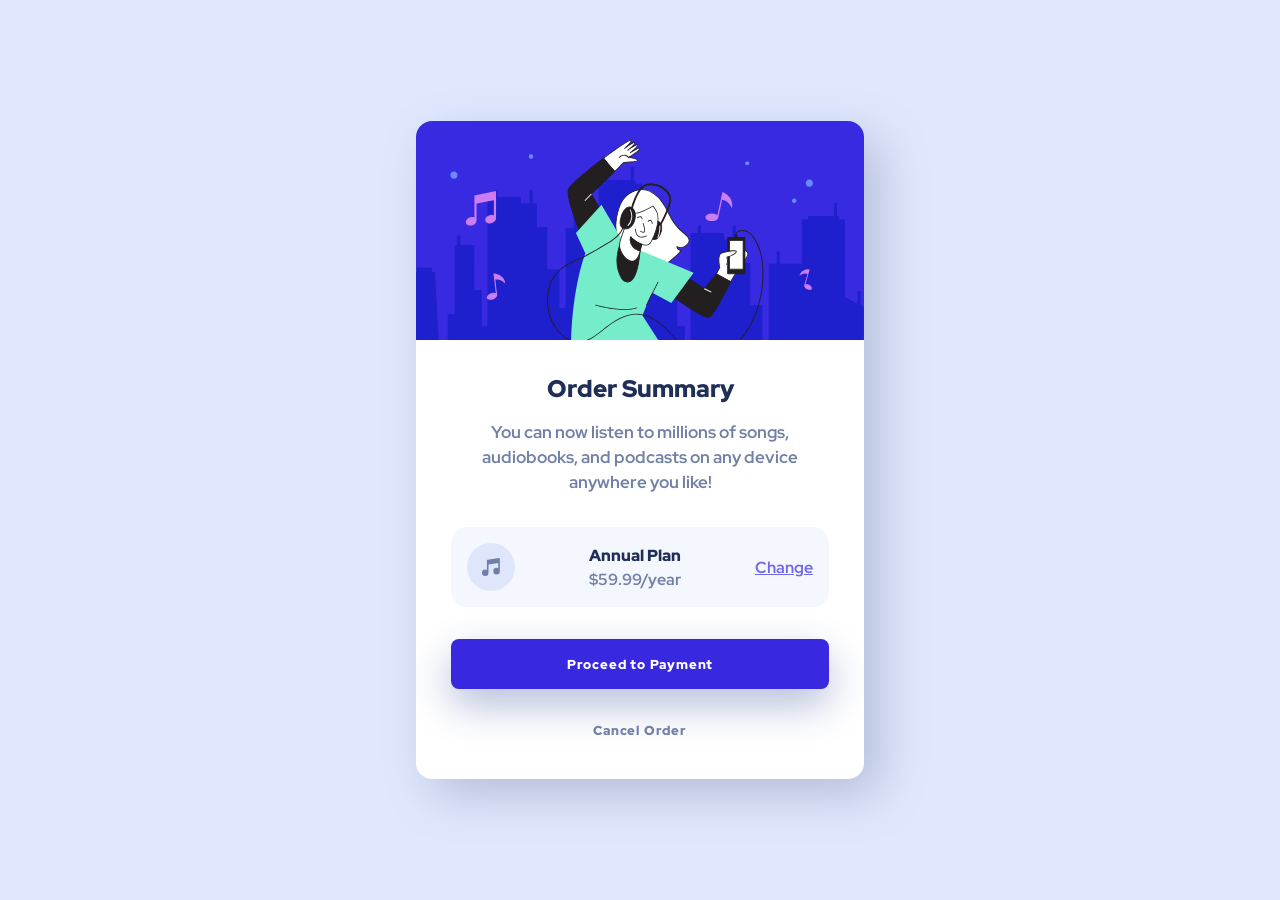
<file: index.html>
<!DOCTYPE html>
<html lang="en">
<head>
  <meta charset="UTF-8">
  <meta name="viewport" content="width=device-width, initial-scale=1.0">
  <link rel="icon" type="image/png" sizes="32x32" href="images/favicon-32x32.png">
  <link rel="stylesheet"
        href="styles.css">
  <title>Frontend Mentor | Order summary card</title>
</head>
<body>
<main>
  <article class="card">
    <img class="hero-img" src="images/illustration-hero.svg"
         alt="illustration of a person dancing with headphones on in a green t shirt with black sleeve.">
    <div class="card-text-container">
      <h1>Order Summary</h1>
      <p>You can now listen to millions of songs, audiobooks, and podcasts on any
         device anywhere you like!</p>
      <div class="price-container">
        <img class="music-icn" src="images/icon-music.svg" alt="music icon">
        <div class="price">
          <span class="plan">Annual Plan</span>
          <span class="price">$59.99/year</span>
        </div>
        <a href="#" class="btn">Change</a>
      </div>
      <div class="btn-container">
      <button class="proceed-btn">Proceed to Payment</button>
      <button class="cancel-btn">Cancel Order</button>
      </div>
    </div>
  </article>
</main>
</body>
</html>
</file>
<file: styles.css>
/* Global Styles */
 * {
	 box-sizing : border-box;
	 margin     : 0;
	 padding    : 0;
 }

:root {
	/* Primary Colours */
	--blue-100 : hsl(225, 100%, 94%);
	--blue-700 : hsl(245, 75%, 52%);
	/* Neutral Colours */
	--blue-50  : hsl(225, 100%, 98%);
	--gray-600 : hsl(224, 23%, 55%);
	--box-shadow: hsl(225 32% 78%);
	--blue-950 : hsl(223, 47%, 23%);
	--white: hsl(0, 0%, 100%);
}

/* red-hat-display-500 - latin */
@font-face {
	font-display : swap;
	font-family  : "Red Hat Display";
	font-style   : normal;
	font-weight  : 500;
	src          : url("fonts/red-hat-display-v21-latin-500.woff2") format("woff2");
}
/* red-hat-display-700 - latin */
@font-face {
	font-display : swap;
	font-family  : "Red Hat Display";
	font-style   : normal;
	font-weight  : 700;
	src          : url("fonts/red-hat-display-v21-latin-700.woff2") format("woff2");
}
/* red-hat-display-900 - latin */
@font-face {
	font-display : swap;
	font-family  : "Red Hat Display";
	font-style   : normal;
	font-weight  : 900;
	src          : url("fonts/red-hat-display-v21-latin-900.woff2") format("woff2");
}
/* || Typography */

h1, p, span, button, a {
	font-family: "Red Hat Display", Arial, Helvetica, sans-serif;
	text-align: center;
}

h1, p {
	margin-block-end: 1rem;
}

h1 {
	color: var(
	--blue-950,
	);
	font-size: 1.5rem;
	font-weight: 900;
}

p {
	color: var(--gray-600);
	font-size: 1.05rem;
	font-weight: bold;
	line-height: 150%;
	padding: 0 1rem 1rem 1rem;
}

.plan {
	color: var(--blue-950);
	font-weight: 900;
}

.price {
	color: var(--gray-600);
	font-weight: 700;
}

a {
	color: var(--blue-700);
	font-weight: 700;
	transition: opacity 0.25s ease-in-out;
}

a {
	opacity: 0.7;
}

button {
	font-weight: 900;
	letter-spacing: 0.05rem;
}

.proceed-btn {
	color: var(--white);
}

.cancel-btn {
	color: var(--gray-600);
	transition: color 0.25s;
}

.cancel-btn:hover {
	color: var(--blue-950);
}

/* || Main Styles */

main {
	align-items: center;
	background-color: var(--blue-100);
	display: flex;
	height: 100vh;
	justify-content: center;
	width: 100%;
}

.card {
	background-color: var(--white);
	border-radius: 1rem;
	box-shadow: 1rem 1rem 3rem var(--box-shadow);
	overflow: hidden;
	min-width: 22rem;
	width: 22.5rem;
}

.hero-img {
	width: 100%;
}

.card-text-container {
	padding: 1.8rem 1.5rem 1rem 1.5rem;
}

.price-container {
	align-items: center;
	background-color: var(--blue-50);
	border-radius: 1rem;
	display: flex;
	justify-content: space-between;
	margin-block-end: 2rem;
	padding: 1rem;
}

.price {
	display: flex;
	flex-direction: column;
	gap: 0.2rem;
	justify-content: flex-start;
}
a {
	cursor: pointer;
}

.btn-container {
	display: flex;
	flex-direction: column;
	gap: 1rem;
	margin-block-end: 0.5rem;
}

button {
	border: none;
	border-radius: 0.5rem;
	cursor: pointer;
	padding: 1rem;
}

.proceed-btn {
	background-color: var(--blue-700);
	box-shadow: 0 1rem 2.5rem var(--box-shadow);
	transition: opacity 0.25s ease-in-out;
}

.proceed-btn:hover {
	opacity: 0.7;
}

.cancel-btn {
	background-color: transparent;
}

/* || Media Query */

@media screen and (min-width: 51.25rem) {
	.card {
		width: 28rem;
	}

	.card-text-container {
	padding: 1.8rem 2.2rem 1rem 2.2rem;

	}
}
</file>
<file: order-summary-component-main/styles.css>
/* Global Styles */
 * {
	 box-sizing : border-box;
	 margin     : 0;
	 padding    : 0;
 }

:root {
	/* Primary Colours */
	--blue-100 : hsl(225, 100%, 94%);
	--blue-700 : hsl(245, 75%, 52%);
	/* Neutral Colours */
	--blue-50  : hsl(225, 100%, 98%);
	--gray-600 : hsl(224, 23%, 55%);
	--box-shadow: hsl(225 32% 78%);
	--blue-950 : hsl(223, 47%, 23%);
	--white: hsl(0, 0%, 100%);
}

/* red-hat-display-500 - latin */
@font-face {
	font-display : swap;
	font-family  : "Red Hat Display";
	font-style   : normal;
	font-weight  : 500;
	src          : url("./fonts/red-hat-display-v21-latin-500.woff2") format("woff2");
}
/* red-hat-display-700 - latin */
@font-face {
	font-display : swap;
	font-family  : "Red Hat Display";
	font-style   : normal;
	font-weight  : 700;
	src          : url("./fonts/red-hat-display-v21-latin-700.woff2") format("woff2");
}
/* red-hat-display-900 - latin */
@font-face {
	font-display : swap;
	font-family  : "Red Hat Display";
	font-style   : normal;
	font-weight  : 900;
	src          : url("./fonts/red-hat-display-v21-latin-900.woff2") format("woff2");
}
/* || Typography */

h1, p, span, button, a {
	font-family: "Red Hat Display", Arial, Helvetica, sans-serif;
	text-align: center;
}

h1, p {
	margin-block-end: 1rem;
}

h1 {
	color: var(
	--blue-950,
	);
	font-size: 1.5rem;
	font-weight: 900;
}

p {
	color: var(--gray-600);
	font-size: 1.05rem;
	font-weight: bold;
	line-height: 150%;
	padding: 0 1rem 1rem 1rem;
}

.plan {
	color: var(--blue-950);
	font-weight: 900;
}

.price {
	color: var(--gray-600);
	font-weight: 700;
}

a {
	color: var(--blue-700);
	font-weight: 700;
	transition: opacity 0.25s ease-in-out;
}

a {
	opacity: 0.7;
}

button {
	font-weight: 900;
	letter-spacing: 0.05rem;
}

.proceed-btn {
	color: var(--white);
}

.cancel-btn {
	color: var(--gray-600);
	transition: color 0.25s;
}

.cancel-btn:hover {
	color: var(--blue-950);
}

/* || Main Styles */

main {
	align-items: center;
	background-color: var(--blue-100);
	display: flex;
	height: 100vh;
	justify-content: center;
	width: 100%;
}

.card {
	background-color: var(--white);
	border-radius: 1rem;
	box-shadow: 1rem 1rem 3rem var(--box-shadow);
	overflow: hidden;
	min-width: 22rem;
	width: 22.5rem;
}

.hero-img {
	width: 100%;
}

.card-text-container {
	padding: 1.8rem 1.5rem 1rem 1.5rem;
}

.price-container {
	align-items: center;
	background-color: var(--blue-50);
	border-radius: 1rem;
	display: flex;
	justify-content: space-between;
	margin-block-end: 2rem;
	padding: 1rem;
}

.price {
	display: flex;
	flex-direction: column;
	gap: 0.2rem;
	justify-content: flex-start;
}
a {
	cursor: pointer;
}

.btn-container {
	display: flex;
	flex-direction: column;
	gap: 1rem;
	margin-block-end: 0.5rem;
}

button {
	border: none;
	border-radius: 0.5rem;
	cursor: pointer;
	padding: 1rem;
}

.proceed-btn {
	background-color: var(--blue-700);
	box-shadow: 0 1rem 2.5rem var(--box-shadow);
	transition: opacity 0.25s ease-in-out;
}

.proceed-btn:hover {
	opacity: 0.7;
}

.cancel-btn {
	background-color: transparent;
}

/* || Media Query */

@media screen and (min-width: 51.25rem) {
	.card {
		width: 28rem;
	}

	.card-text-container {
	padding: 1.8rem 2.2rem 1rem 2.2rem;

	}
}
</file>
